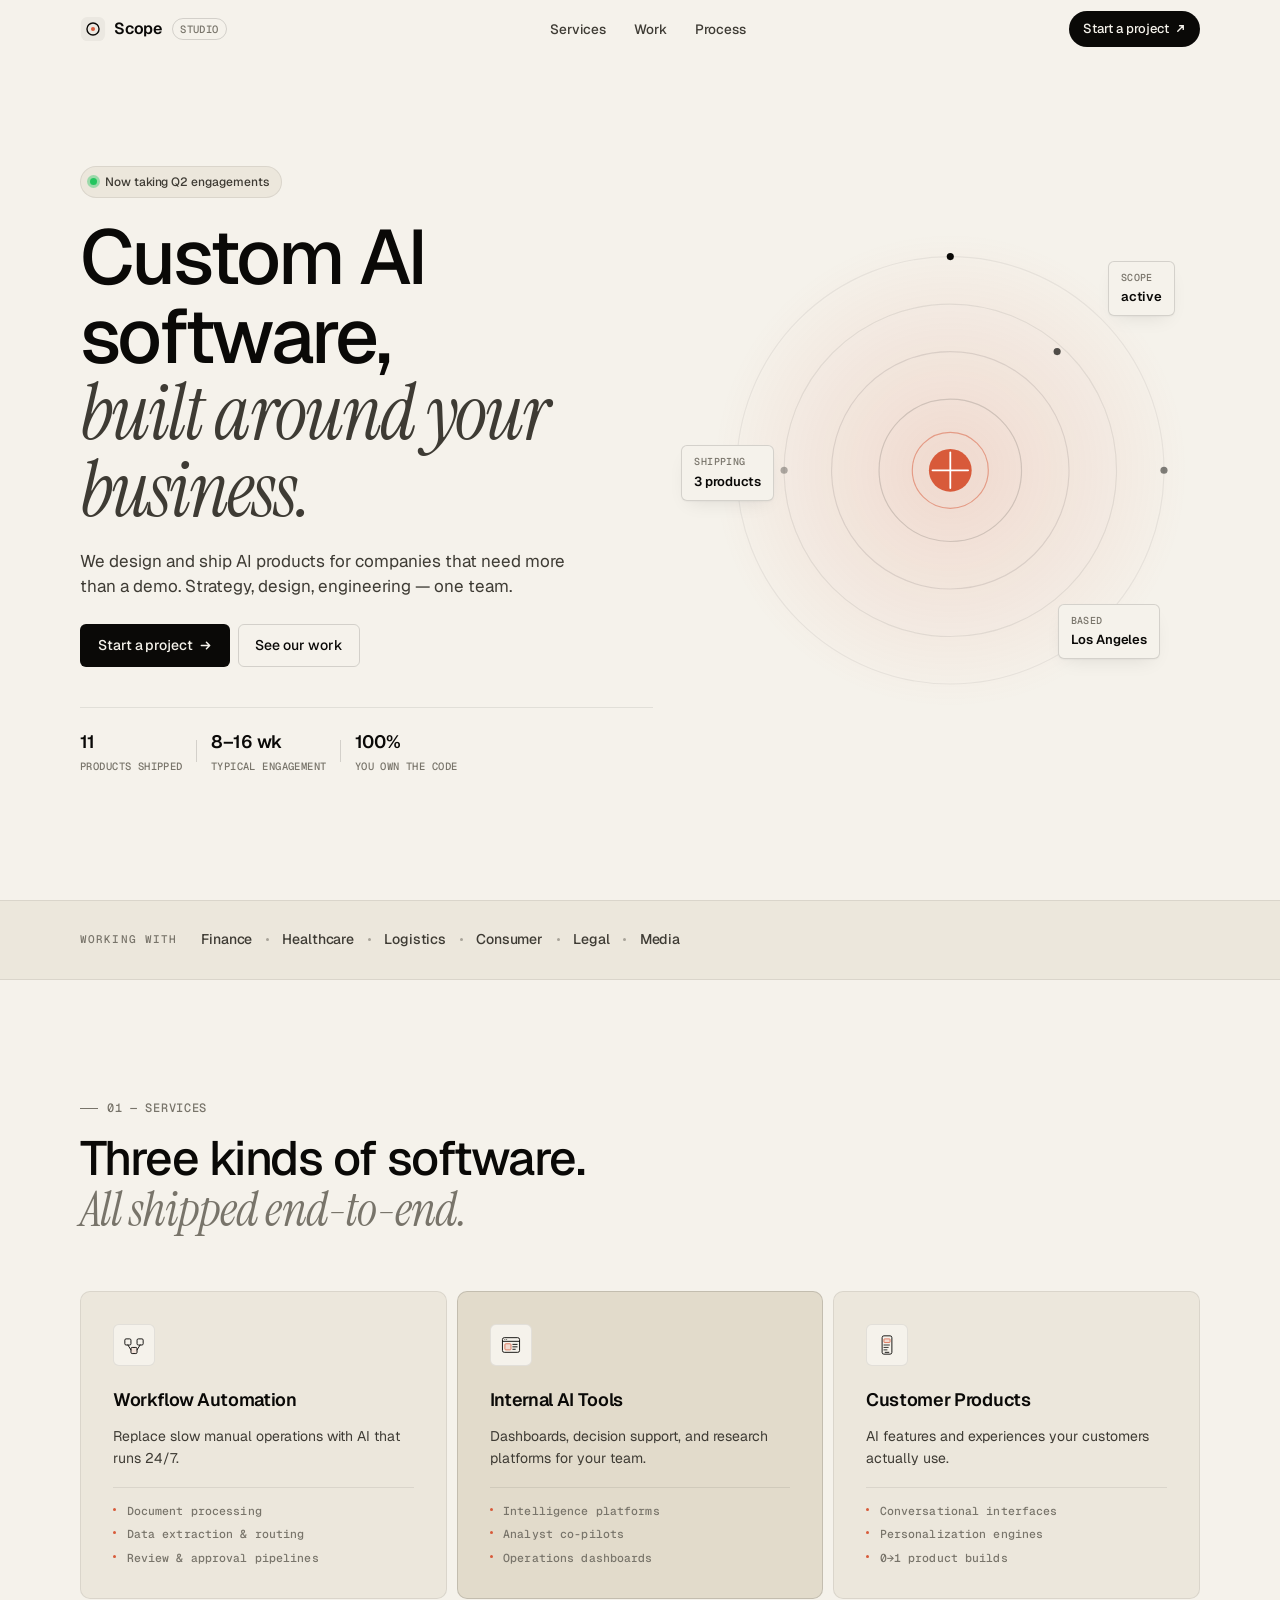
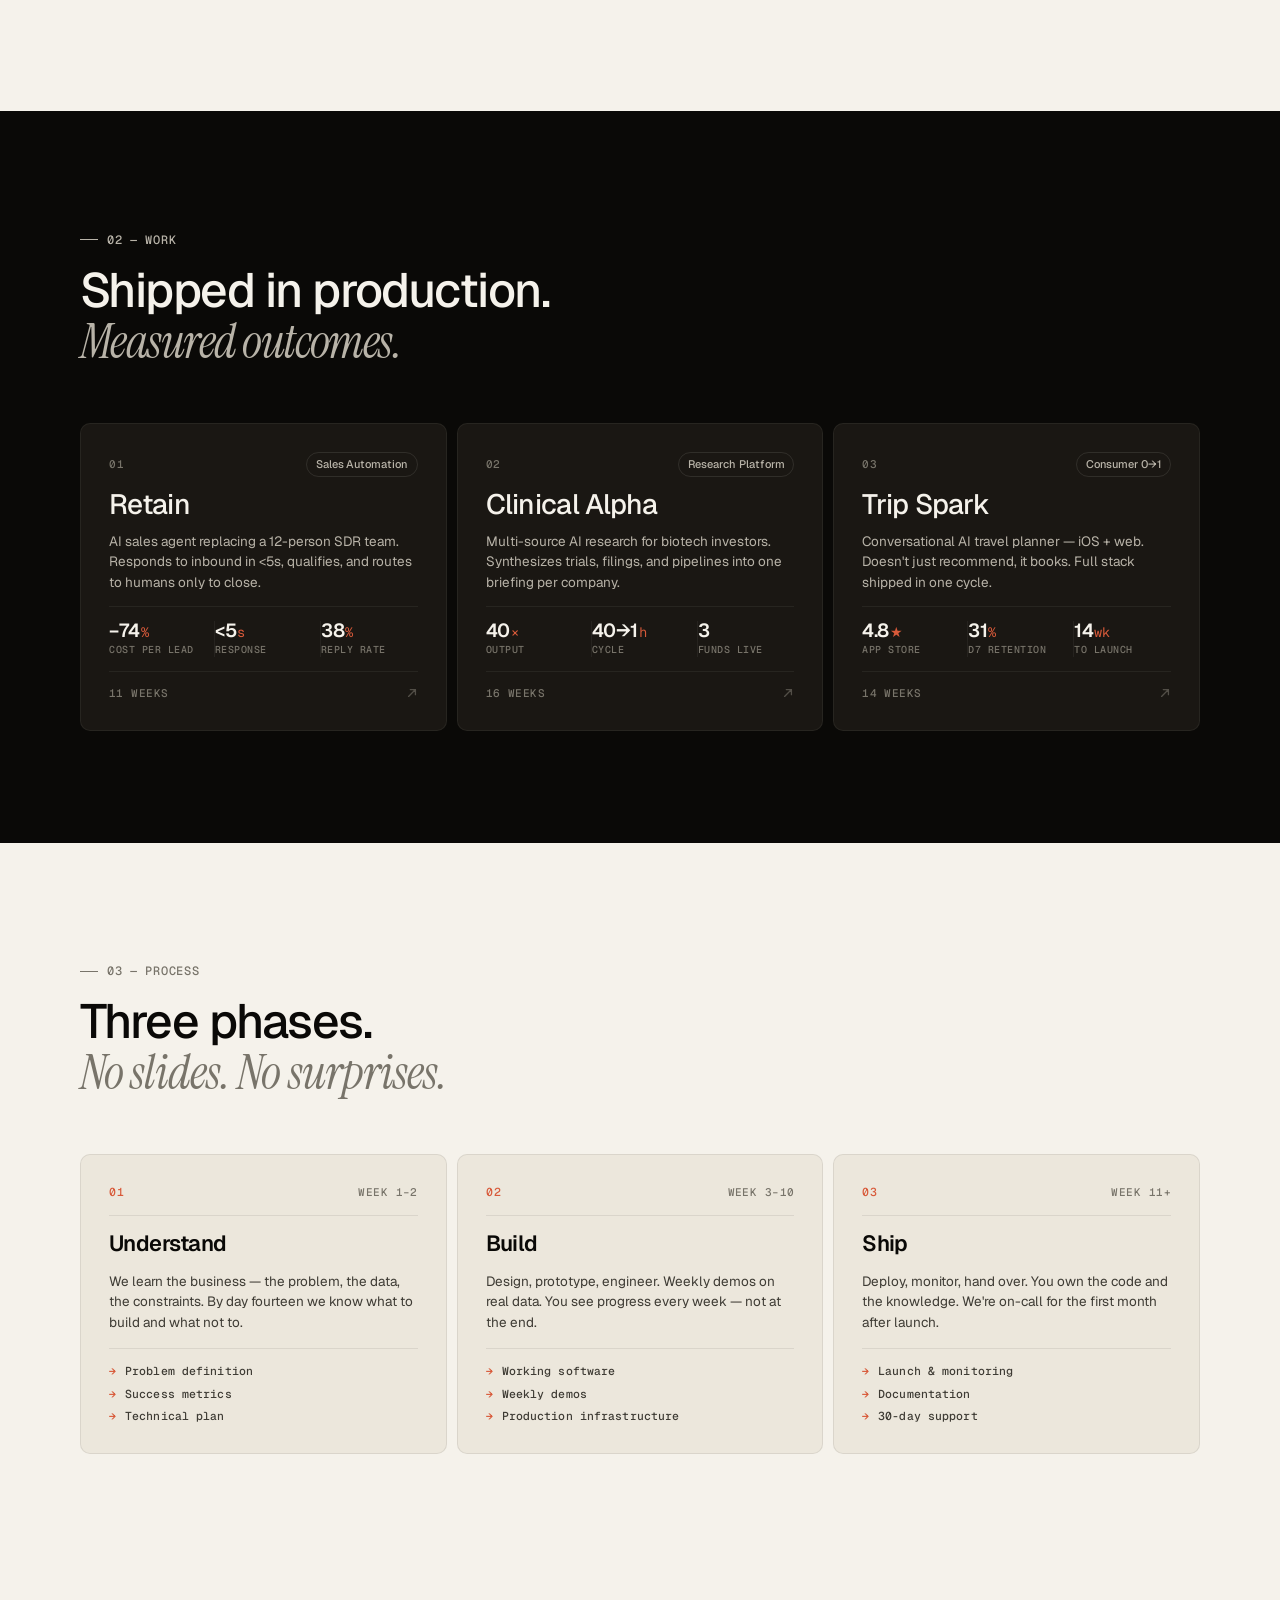
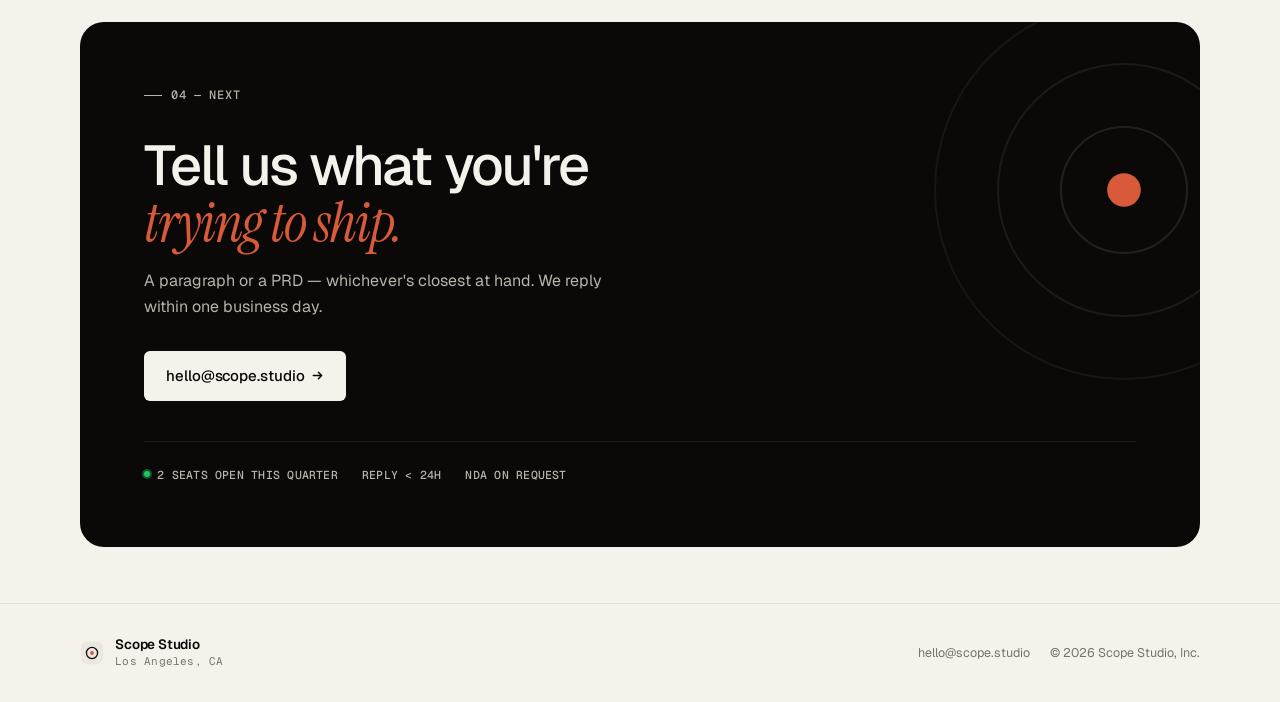
<file: index.html>
<!DOCTYPE html>
<html lang="en">
<head>
  <meta charset="UTF-8" />
  <meta name="viewport" content="width=device-width, initial-scale=1.0, viewport-fit=cover" />
  <title>Scope Studio — Custom AI Software</title>
  <meta name="description" content="Scope Studio designs and builds custom AI software for businesses — end to end." />
  <meta property="og:title" content="Scope Studio" />
  <meta property="og:description" content="Custom AI software for businesses." />
  <meta property="og:type" content="website" />
  <meta name="theme-color" content="#F5F2EB" />

  <link rel="preconnect" href="https://fonts.googleapis.com" />
  <link rel="preconnect" href="https://fonts.gstatic.com" crossorigin />
  <link href="https://fonts.googleapis.com/css2?family=Geist:wght@300;400;500;600;700&family=Geist+Mono:wght@400;500&family=Instrument+Serif:ital@0;1&display=swap" rel="stylesheet" />

  <link rel="stylesheet" href="style.css" />
  <link rel="icon" href="data:image/svg+xml,<svg xmlns='http://www.w3.org/2000/svg' viewBox='0 0 32 32'><rect x='4' y='4' width='24' height='24' rx='6' fill='%230A0907'/><path d='M12 20a4 4 0 118 0' stroke='%23D85A3A' stroke-width='2' stroke-linecap='round' fill='none'/></svg>" />
</head>
<body>

  <!-- NAV -->
  <nav class="nav" id="nav">
    <div class="wrap nav-inner">
      <a href="#top" class="logo" aria-label="Scope Studio">
        <svg class="logo-mark" viewBox="0 0 28 28" fill="none" aria-hidden="true">
          <rect x="1" y="1" width="26" height="26" rx="7" fill="currentColor" opacity="0.04" stroke="currentColor" stroke-opacity="0.14"/>
          <circle cx="14" cy="14" r="6.5" stroke="currentColor" stroke-width="1.5" fill="none"/>
          <circle cx="14" cy="14" r="2.2" fill="var(--accent)"/>
        </svg>
        <span class="logo-word">Scope</span>
        <span class="logo-badge">Studio</span>
      </a>

      <div class="nav-center">
        <a href="#services">Services</a>
        <a href="#work">Work</a>
        <a href="#process">Process</a>
      </div>

      <a href="mailto:hello@scope.studio?subject=Project%20inquiry" class="nav-cta">
        <span>Start a project</span>
        <svg viewBox="0 0 12 12" aria-hidden="true"><path d="M3 9 L9 3 M5 3 L9 3 L9 7" stroke="currentColor" stroke-width="1.5" stroke-linecap="round" fill="none"/></svg>
      </a>
    </div>
  </nav>


  <!-- HERO -->
  <header class="hero" id="top">
    <div class="wrap hero-wrap">

      <div class="hero-content">
        <div class="hero-label">
          <span class="hero-label-dot" aria-hidden="true"></span>
          <span>Now taking Q2 engagements</span>
        </div>

        <h1 class="hero-h">
          <span class="hero-h-line">Custom AI software,</span>
          <span class="hero-h-line hero-h-accent">built around your business.</span>
        </h1>

        <p class="hero-sub">
          We design and ship AI products for companies that need
          more than a demo. Strategy, design, engineering — one team.
        </p>

        <div class="hero-actions">
          <a href="mailto:hello@scope.studio?subject=Project%20inquiry" class="btn btn-primary">
            Start a project
            <svg viewBox="0 0 14 14" aria-hidden="true"><path d="M2.5 7 H11.5 M8 3.5 L11.5 7 L8 10.5" stroke="currentColor" stroke-width="1.6" stroke-linecap="round" stroke-linejoin="round" fill="none"/></svg>
          </a>
          <a href="#work" class="btn btn-secondary">See our work</a>
        </div>

        <div class="hero-trust">
          <div class="trust-item">
            <span class="trust-n">11</span>
            <span class="trust-l">Products shipped</span>
          </div>
          <span class="trust-div" aria-hidden="true"></span>
          <div class="trust-item">
            <span class="trust-n">8–16 wk</span>
            <span class="trust-l">Typical engagement</span>
          </div>
          <span class="trust-div" aria-hidden="true"></span>
          <div class="trust-item">
            <span class="trust-n">100%</span>
            <span class="trust-l">You own the code</span>
          </div>
        </div>
      </div>

      <!-- Hero visual (desktop) -->
      <div class="hero-visual" aria-hidden="true">
        <svg viewBox="0 0 420 420" fill="none" class="hero-viz-svg">
          <defs>
            <radialGradient id="hg1" cx="50%" cy="50%" r="50%">
              <stop offset="0%" stop-color="#D85A3A" stop-opacity="0.16"/>
              <stop offset="100%" stop-color="#D85A3A" stop-opacity="0"/>
            </radialGradient>
          </defs>
          <circle cx="210" cy="210" r="200" fill="url(#hg1)"/>
          <!-- concentric rings -->
          <circle cx="210" cy="210" r="180" stroke="#0A0907" stroke-opacity="0.06" stroke-width="1"/>
          <circle cx="210" cy="210" r="140" stroke="#0A0907" stroke-opacity="0.08" stroke-width="1"/>
          <circle cx="210" cy="210" r="100" stroke="#0A0907" stroke-opacity="0.10" stroke-width="1"/>
          <circle cx="210" cy="210" r="60" stroke="#0A0907" stroke-opacity="0.14" stroke-width="1"/>
          <!-- orbital dots -->
          <circle cx="210" cy="30" r="3" fill="#0A0907"/>
          <circle cx="390" cy="210" r="3" fill="#0A0907" opacity="0.5"/>
          <circle cx="70" cy="210" r="3" fill="#0A0907" opacity="0.3"/>
          <circle cx="300" cy="110" r="3" fill="#0A0907" opacity="0.7"/>
          <!-- center accent -->
          <circle cx="210" cy="210" r="18" fill="#D85A3A"/>
          <circle cx="210" cy="210" r="32" stroke="#D85A3A" stroke-width="1" stroke-opacity="0.5"/>
          <!-- cross hair -->
          <line x1="210" y1="195" x2="210" y2="225" stroke="#FFFFFF" stroke-width="1.5" stroke-linecap="round"/>
          <line x1="195" y1="210" x2="225" y2="210" stroke="#FFFFFF" stroke-width="1.5" stroke-linecap="round"/>
        </svg>

        <!-- Floating data chips -->
        <div class="viz-chip viz-chip-1">
          <span class="viz-chip-k">Scope</span>
          <span class="viz-chip-v">active</span>
        </div>
        <div class="viz-chip viz-chip-2">
          <span class="viz-chip-k">Shipping</span>
          <span class="viz-chip-v">3 products</span>
        </div>
        <div class="viz-chip viz-chip-3">
          <span class="viz-chip-k">Based</span>
          <span class="viz-chip-v">Los Angeles</span>
        </div>
      </div>

    </div>
  </header>


  <!-- LOGOS / TRUSTED BY -->
  <section class="band" aria-label="Industries served">
    <div class="wrap band-inner">
      <span class="band-label">Working with</span>
      <div class="band-list">
        <span>Finance</span>
        <span class="band-dot" aria-hidden="true"></span>
        <span>Healthcare</span>
        <span class="band-dot" aria-hidden="true"></span>
        <span>Logistics</span>
        <span class="band-dot" aria-hidden="true"></span>
        <span>Consumer</span>
        <span class="band-dot" aria-hidden="true"></span>
        <span>Legal</span>
        <span class="band-dot" aria-hidden="true"></span>
        <span>Media</span>
      </div>
    </div>
  </section>


  <!-- SERVICES -->
  <section class="section" id="services">
    <div class="wrap">
      <div class="section-head">
        <span class="eyebrow"><span class="eyebrow-dash"></span>01 — Services</span>
        <h2 class="section-h">
          Three kinds of software.<br/>
          <span class="section-h-mute">All shipped end-to-end.</span>
        </h2>
      </div>

      <div class="services">
        <article class="svc">
          <div class="svc-icon">
            <svg viewBox="0 0 36 36" fill="none" aria-hidden="true">
              <rect x="3" y="8" width="10" height="10" rx="2" stroke="currentColor" stroke-width="1.5"/>
              <rect x="23" y="8" width="10" height="10" rx="2" stroke="currentColor" stroke-width="1.5"/>
              <rect x="13" y="22" width="10" height="10" rx="2" stroke="currentColor" stroke-width="1.5" fill="var(--accent)" fill-opacity="0.1"/>
              <path d="M8 18 L13 26 M28 18 L23 26" stroke="currentColor" stroke-width="1.5" stroke-linecap="round"/>
            </svg>
          </div>
          <h3 class="svc-title">Workflow Automation</h3>
          <p class="svc-desc">Replace slow manual operations with AI that runs 24/7.</p>
          <ul class="svc-list">
            <li>Document processing</li>
            <li>Data extraction &amp; routing</li>
            <li>Review &amp; approval pipelines</li>
          </ul>
        </article>

        <article class="svc svc-feature">
          <div class="svc-icon">
            <svg viewBox="0 0 36 36" fill="none" aria-hidden="true">
              <rect x="4" y="6" width="28" height="24" rx="3" stroke="currentColor" stroke-width="1.5"/>
              <line x1="4" y1="12" x2="32" y2="12" stroke="currentColor" stroke-width="1.5"/>
              <circle cx="8" cy="9" r="0.8" fill="currentColor"/>
              <circle cx="11" cy="9" r="0.8" fill="currentColor"/>
              <rect x="8" y="16" width="10" height="10" rx="1.5" fill="var(--accent)" fill-opacity="0.15" stroke="var(--accent)" stroke-width="1.2"/>
              <line x1="21" y1="17" x2="28" y2="17" stroke="currentColor" stroke-width="1.5" stroke-linecap="round"/>
              <line x1="21" y1="21" x2="28" y2="21" stroke="currentColor" stroke-width="1.5" stroke-linecap="round"/>
              <line x1="21" y1="25" x2="25" y2="25" stroke="currentColor" stroke-width="1.5" stroke-linecap="round"/>
            </svg>
          </div>
          <h3 class="svc-title">Internal AI Tools</h3>
          <p class="svc-desc">Dashboards, decision support, and research platforms for your team.</p>
          <ul class="svc-list">
            <li>Intelligence platforms</li>
            <li>Analyst co-pilots</li>
            <li>Operations dashboards</li>
          </ul>
        </article>

        <article class="svc">
          <div class="svc-icon">
            <svg viewBox="0 0 36 36" fill="none" aria-hidden="true">
              <rect x="10" y="3" width="16" height="30" rx="3" stroke="currentColor" stroke-width="1.5"/>
              <line x1="15" y1="30" x2="21" y2="30" stroke="currentColor" stroke-width="1.5" stroke-linecap="round"/>
              <rect x="13" y="8" width="10" height="6" rx="1" fill="var(--accent)" fill-opacity="0.15" stroke="var(--accent)" stroke-width="1.2"/>
              <line x1="13" y1="18" x2="22" y2="18" stroke="currentColor" stroke-width="1.3" stroke-linecap="round"/>
              <line x1="13" y1="22" x2="20" y2="22" stroke="currentColor" stroke-width="1.3" stroke-linecap="round"/>
              <line x1="13" y1="26" x2="18" y2="26" stroke="currentColor" stroke-width="1.3" stroke-linecap="round"/>
            </svg>
          </div>
          <h3 class="svc-title">Customer Products</h3>
          <p class="svc-desc">AI features and experiences your customers actually use.</p>
          <ul class="svc-list">
            <li>Conversational interfaces</li>
            <li>Personalization engines</li>
            <li>0→1 product builds</li>
          </ul>
        </article>
      </div>
    </div>
  </section>


  <!-- WORK -->
  <section class="section section-dark" id="work">
    <div class="wrap">
      <div class="section-head">
        <span class="eyebrow eyebrow-light"><span class="eyebrow-dash"></span>02 — Work</span>
        <h2 class="section-h section-h-light">
          Shipped in production.<br/>
          <span class="section-h-mute-light">Measured outcomes.</span>
        </h2>
      </div>

      <div class="cases">

        <article class="case">
          <div class="case-head">
            <span class="case-num">01</span>
            <span class="case-tag">Sales Automation</span>
          </div>
          <h3 class="case-name">Retain</h3>
          <p class="case-desc">AI sales agent replacing a 12-person SDR team. Responds to inbound in &lt;5s, qualifies, and routes to humans only to close.</p>
          <div class="case-metrics">
            <div class="metric">
              <span class="metric-n">−74<span class="metric-u">%</span></span>
              <span class="metric-l">Cost per lead</span>
            </div>
            <div class="metric">
              <span class="metric-n">&lt;5<span class="metric-u">s</span></span>
              <span class="metric-l">Response</span>
            </div>
            <div class="metric">
              <span class="metric-n">38<span class="metric-u">%</span></span>
              <span class="metric-l">Reply rate</span>
            </div>
          </div>
          <div class="case-bar" aria-hidden="true">
            <span class="case-dur">11 weeks</span>
            <svg viewBox="0 0 14 14" aria-hidden="true"><path d="M3 11 L11 3 M5 3 L11 3 L11 9" stroke="currentColor" stroke-width="1.5" stroke-linecap="round" fill="none"/></svg>
          </div>
        </article>

        <article class="case">
          <div class="case-head">
            <span class="case-num">02</span>
            <span class="case-tag">Research Platform</span>
          </div>
          <h3 class="case-name">Clinical Alpha</h3>
          <p class="case-desc">Multi-source AI research for biotech investors. Synthesizes trials, filings, and pipelines into one briefing per company.</p>
          <div class="case-metrics">
            <div class="metric">
              <span class="metric-n">40<span class="metric-u">×</span></span>
              <span class="metric-l">Output</span>
            </div>
            <div class="metric">
              <span class="metric-n">40→1<span class="metric-u">h</span></span>
              <span class="metric-l">Cycle</span>
            </div>
            <div class="metric">
              <span class="metric-n">3</span>
              <span class="metric-l">Funds live</span>
            </div>
          </div>
          <div class="case-bar" aria-hidden="true">
            <span class="case-dur">16 weeks</span>
            <svg viewBox="0 0 14 14" aria-hidden="true"><path d="M3 11 L11 3 M5 3 L11 3 L11 9" stroke="currentColor" stroke-width="1.5" stroke-linecap="round" fill="none"/></svg>
          </div>
        </article>

        <article class="case">
          <div class="case-head">
            <span class="case-num">03</span>
            <span class="case-tag">Consumer 0→1</span>
          </div>
          <h3 class="case-name">Trip Spark</h3>
          <p class="case-desc">Conversational AI travel planner — iOS + web. Doesn't just recommend, it books. Full stack shipped in one cycle.</p>
          <div class="case-metrics">
            <div class="metric">
              <span class="metric-n">4.8<span class="metric-u">★</span></span>
              <span class="metric-l">App Store</span>
            </div>
            <div class="metric">
              <span class="metric-n">31<span class="metric-u">%</span></span>
              <span class="metric-l">D7 retention</span>
            </div>
            <div class="metric">
              <span class="metric-n">14<span class="metric-u">wk</span></span>
              <span class="metric-l">To launch</span>
            </div>
          </div>
          <div class="case-bar" aria-hidden="true">
            <span class="case-dur">14 weeks</span>
            <svg viewBox="0 0 14 14" aria-hidden="true"><path d="M3 11 L11 3 M5 3 L11 3 L11 9" stroke="currentColor" stroke-width="1.5" stroke-linecap="round" fill="none"/></svg>
          </div>
        </article>

      </div>
    </div>
  </section>


  <!-- PROCESS -->
  <section class="section" id="process">
    <div class="wrap">
      <div class="section-head">
        <span class="eyebrow"><span class="eyebrow-dash"></span>03 — Process</span>
        <h2 class="section-h">
          Three phases.<br/>
          <span class="section-h-mute">No slides. No surprises.</span>
        </h2>
      </div>

      <ol class="phases">
        <li class="phase">
          <div class="phase-head">
            <span class="phase-n">01</span>
            <span class="phase-w">Week 1–2</span>
          </div>
          <h3 class="phase-title">Understand</h3>
          <p class="phase-desc">We learn the business — the problem, the data, the constraints. By day fourteen we know what to build and what not to.</p>
          <ul class="phase-deliverables">
            <li>Problem definition</li>
            <li>Success metrics</li>
            <li>Technical plan</li>
          </ul>
        </li>
        <li class="phase">
          <div class="phase-head">
            <span class="phase-n">02</span>
            <span class="phase-w">Week 3–10</span>
          </div>
          <h3 class="phase-title">Build</h3>
          <p class="phase-desc">Design, prototype, engineer. Weekly demos on real data. You see progress every week — not at the end.</p>
          <ul class="phase-deliverables">
            <li>Working software</li>
            <li>Weekly demos</li>
            <li>Production infrastructure</li>
          </ul>
        </li>
        <li class="phase">
          <div class="phase-head">
            <span class="phase-n">03</span>
            <span class="phase-w">Week 11+</span>
          </div>
          <h3 class="phase-title">Ship</h3>
          <p class="phase-desc">Deploy, monitor, hand over. You own the code and the knowledge. We're on-call for the first month after launch.</p>
          <ul class="phase-deliverables">
            <li>Launch &amp; monitoring</li>
            <li>Documentation</li>
            <li>30-day support</li>
          </ul>
        </li>
      </ol>
    </div>
  </section>


  <!-- CONTACT -->
  <section class="contact" id="contact">
    <div class="wrap">
      <div class="contact-card">
        <div class="contact-pattern" aria-hidden="true">
          <svg viewBox="0 0 200 200" fill="none">
            <circle cx="100" cy="100" r="90" stroke="currentColor" stroke-opacity="0.08" stroke-width="1"/>
            <circle cx="100" cy="100" r="60" stroke="currentColor" stroke-opacity="0.10" stroke-width="1"/>
            <circle cx="100" cy="100" r="30" stroke="currentColor" stroke-opacity="0.14" stroke-width="1"/>
            <circle cx="100" cy="100" r="8" fill="var(--accent)"/>
          </svg>
        </div>

        <span class="eyebrow eyebrow-light"><span class="eyebrow-dash"></span>04 — Next</span>
        <h2 class="contact-h">
          Tell us what you're<br/>
          <em>trying to ship.</em>
        </h2>
        <p class="contact-sub">
          A paragraph or a PRD — whichever's closest at hand.
          We reply within one business day.
        </p>

        <div class="contact-cta">
          <a href="mailto:hello@scope.studio?subject=Project%20inquiry" class="btn btn-light">
            hello@scope.studio
            <svg viewBox="0 0 14 14" aria-hidden="true"><path d="M2.5 7 H11.5 M8 3.5 L11.5 7 L8 10.5" stroke="currentColor" stroke-width="1.6" stroke-linecap="round" stroke-linejoin="round" fill="none"/></svg>
          </a>
        </div>

        <ul class="contact-chips">
          <li><span class="chip-dot" aria-hidden="true"></span>2 seats open this quarter</li>
          <li>Reply &lt; 24h</li>
          <li>NDA on request</li>
        </ul>
      </div>
    </div>
  </section>


  <!-- FOOTER -->
  <footer class="footer">
    <div class="wrap footer-inner">
      <div class="footer-brand">
        <svg class="footer-mark" viewBox="0 0 28 28" fill="none" aria-hidden="true">
          <rect x="1" y="1" width="26" height="26" rx="7" fill="currentColor" opacity="0.04" stroke="currentColor" stroke-opacity="0.14"/>
          <circle cx="14" cy="14" r="6.5" stroke="currentColor" stroke-width="1.5" fill="none"/>
          <circle cx="14" cy="14" r="2.2" fill="var(--accent)"/>
        </svg>
        <div class="footer-brand-text">
          <span class="footer-brand-name">Scope Studio</span>
          <span class="footer-brand-city">Los Angeles, CA</span>
        </div>
      </div>
      <div class="footer-meta">
        <a href="mailto:hello@scope.studio">hello@scope.studio</a>
        <span>© <span id="year">2026</span> Scope Studio, Inc.</span>
      </div>
    </div>
  </footer>

  <script src="main.js"></script>
</body>
</html>
</file>
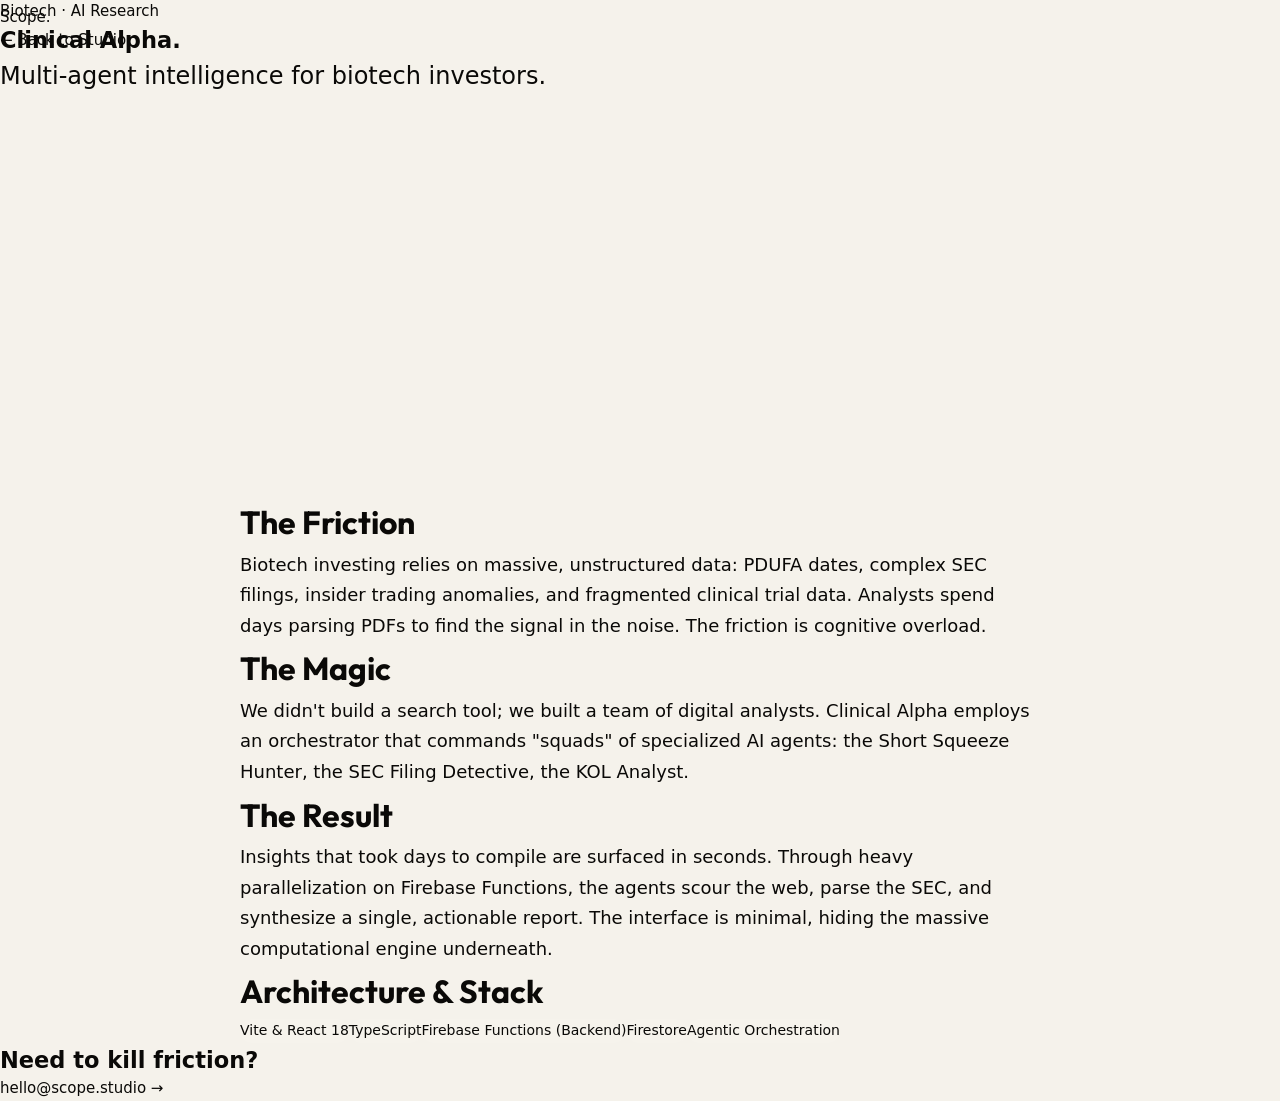
<file: case-study-clinical-alpha.html>
<!DOCTYPE html>
<html lang="en">
<head>
  <meta charset="UTF-8" />
  <meta name="viewport" content="width=device-width, initial-scale=1.0" />
  <title>Clinical Alpha Case Study — Scope Studio</title>
  <link href="https://fonts.googleapis.com/css2?family=Inter:wght@400;500;600;700&family=Outfit:wght@400;500;600;700&display=swap" rel="stylesheet" />
  <link rel="stylesheet" href="style.css" />
  <style>
    .case-hero { padding: var(--sp-32) 0 var(--sp-16); text-align: left; }
    .case-visual { width: 100%; height: 400px; border-radius: var(--radius-xl); margin-bottom: var(--sp-16); }
    .case-content { max-width: 800px; margin: 0 auto; color: var(--text-muted); font-size: 1.125rem; line-height: 1.7; }
    .case-content h2 { color: var(--text-primary); font-family: 'Outfit', sans-serif; font-size: 2rem; margin: var(--sp-12) 0 var(--sp-4); }
    .case-content p { margin-bottom: var(--sp-6); }
    .tech-stack { display: flex; gap: var(--sp-4); flex-wrap: wrap; margin-top: var(--sp-8); }
    .tech-tag { padding: var(--sp-2) var(--sp-4); background: rgba(255,255,255,0.05); border-radius: 100px; font-size: 0.875rem; color: var(--text-primary); }
  </style>
</head>
<body>

  <!-- NAV -->
  <nav class="nav">
    <div class="container">
      <a href="index.html" class="nav-logo">Scope<span>.</span></a>
      <div class="nav-links">
        <a href="index.html" class="btn-ghost">← Back to Studio</a>
      </div>
    </div>
  </nav>

  <main class="container" style="padding-bottom: var(--sp-32);">
    <section class="case-hero reveal">
      <span class="section-label">Biotech · AI Research</span>
      <h1 class="cta-heading" style="margin-top: var(--sp-4); margin-bottom: var(--sp-6);">Clinical Alpha.</h1>
      <p style="font-size: 1.5rem; color: var(--text-muted); max-width: 600px;">Multi-agent intelligence for biotech investors.</p>
    </section>

    <div class="case-visual gradient-bg gradient-2 reveal"></div>

    <article class="case-content reveal">
      <h2>The Friction</h2>
      <p>Biotech investing relies on massive, unstructured data: PDUFA dates, complex SEC filings, insider trading anomalies, and fragmented clinical trial data. Analysts spend days parsing PDFs to find the signal in the noise. The friction is cognitive overload.</p>

      <h2>The Magic</h2>
      <p>We didn't build a search tool; we built a team of digital analysts. Clinical Alpha employs an orchestrator that commands "squads" of specialized AI agents: the Short Squeeze Hunter, the SEC Filing Detective, the KOL Analyst.</p>

      <h2>The Result</h2>
      <p>Insights that took days to compile are surfaced in seconds. Through heavy parallelization on Firebase Functions, the agents scour the web, parse the SEC, and synthesize a single, actionable report. The interface is minimal, hiding the massive computational engine underneath.</p>
      
      <h2>Architecture & Stack</h2>
      <div class="tech-stack">
        <span class="tech-tag">Vite & React 18</span>
        <span class="tech-tag">TypeScript</span>
        <span class="tech-tag">Firebase Functions (Backend)</span>
        <span class="tech-tag">Firestore</span>
        <span class="tech-tag">Agentic Orchestration</span>
      </div>
    </article>
  </main>

  <!-- CTA -->
  <section class="cta-section">
    <div class="container">
      <div class="cta-content">
        <h2 class="cta-heading">Need to kill friction?</h2>
        <a href="mailto:hello@scope.studio" class="cta-email">hello@scope.studio <span class="arrow">→</span></a>
      </div>
    </div>
  </section>

</body>
</html>
</file>
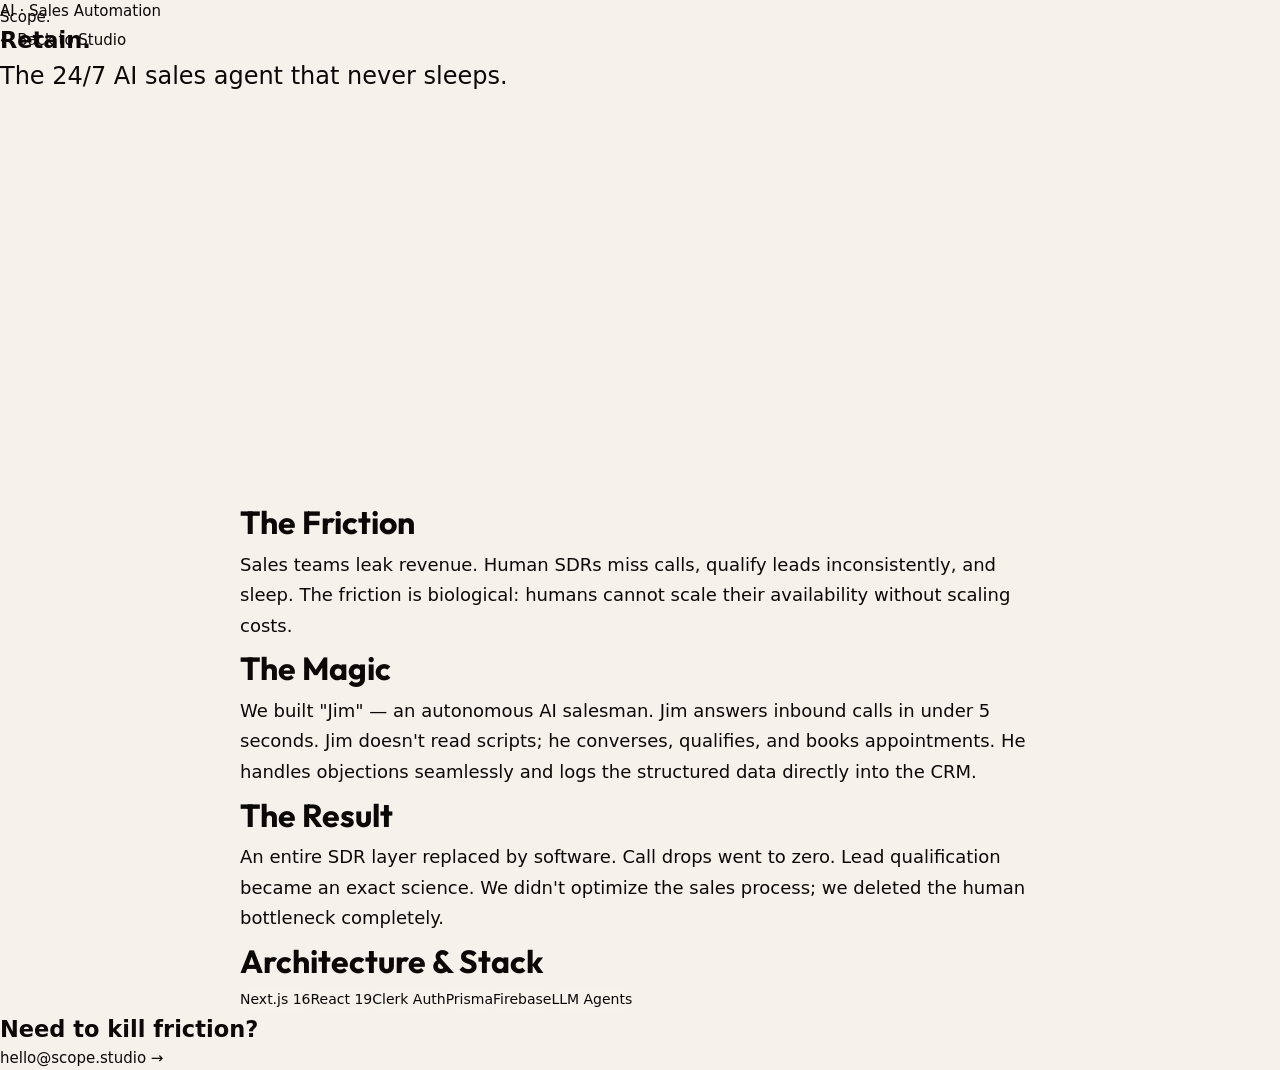
<file: case-study-retain.html>
<!DOCTYPE html>
<html lang="en">
<head>
  <meta charset="UTF-8" />
  <meta name="viewport" content="width=device-width, initial-scale=1.0" />
  <title>Retain Case Study — Scope Studio</title>
  <link href="https://fonts.googleapis.com/css2?family=Inter:wght@400;500;600;700&family=Outfit:wght@400;500;600;700&display=swap" rel="stylesheet" />
  <link rel="stylesheet" href="style.css" />
  <style>
    .case-hero { padding: var(--sp-32) 0 var(--sp-16); text-align: left; }
    .case-visual { width: 100%; height: 400px; border-radius: var(--radius-xl); margin-bottom: var(--sp-16); }
    .case-content { max-width: 800px; margin: 0 auto; color: var(--text-muted); font-size: 1.125rem; line-height: 1.7; }
    .case-content h2 { color: var(--text-primary); font-family: 'Outfit', sans-serif; font-size: 2rem; margin: var(--sp-12) 0 var(--sp-4); }
    .case-content p { margin-bottom: var(--sp-6); }
    .tech-stack { display: flex; gap: var(--sp-4); flex-wrap: wrap; margin-top: var(--sp-8); }
    .tech-tag { padding: var(--sp-2) var(--sp-4); background: rgba(255,255,255,0.05); border-radius: 100px; font-size: 0.875rem; color: var(--text-primary); }
  </style>
</head>
<body>

  <!-- NAV -->
  <nav class="nav">
    <div class="container">
      <a href="index.html" class="nav-logo">Scope<span>.</span></a>
      <div class="nav-links">
        <a href="index.html" class="btn-ghost">← Back to Studio</a>
      </div>
    </div>
  </nav>

  <main class="container" style="padding-bottom: var(--sp-32);">
    <section class="case-hero reveal">
      <span class="section-label">AI · Sales Automation</span>
      <h1 class="cta-heading" style="margin-top: var(--sp-4); margin-bottom: var(--sp-6);">Retain.</h1>
      <p style="font-size: 1.5rem; color: var(--text-muted); max-width: 600px;">The 24/7 AI sales agent that never sleeps.</p>
    </section>

    <div class="case-visual gradient-bg gradient-1 reveal"></div>

    <article class="case-content reveal">
      <h2>The Friction</h2>
      <p>Sales teams leak revenue. Human SDRs miss calls, qualify leads inconsistently, and sleep. The friction is biological: humans cannot scale their availability without scaling costs.</p>

      <h2>The Magic</h2>
      <p>We built "Jim" — an autonomous AI salesman. Jim answers inbound calls in under 5 seconds. Jim doesn't read scripts; he converses, qualifies, and books appointments. He handles objections seamlessly and logs the structured data directly into the CRM.</p>

      <h2>The Result</h2>
      <p>An entire SDR layer replaced by software. Call drops went to zero. Lead qualification became an exact science. We didn't optimize the sales process; we deleted the human bottleneck completely.</p>
      
      <h2>Architecture & Stack</h2>
      <div class="tech-stack">
        <span class="tech-tag">Next.js 16</span>
        <span class="tech-tag">React 19</span>
        <span class="tech-tag">Clerk Auth</span>
        <span class="tech-tag">Prisma</span>
        <span class="tech-tag">Firebase</span>
        <span class="tech-tag">LLM Agents</span>
      </div>
    </article>
  </main>

  <!-- CTA -->
  <section class="cta-section">
    <div class="container">
      <div class="cta-content">
        <h2 class="cta-heading">Need to kill friction?</h2>
        <a href="mailto:hello@scope.studio" class="cta-email">hello@scope.studio <span class="arrow">→</span></a>
      </div>
    </div>
  </section>

</body>
</html>
</file>
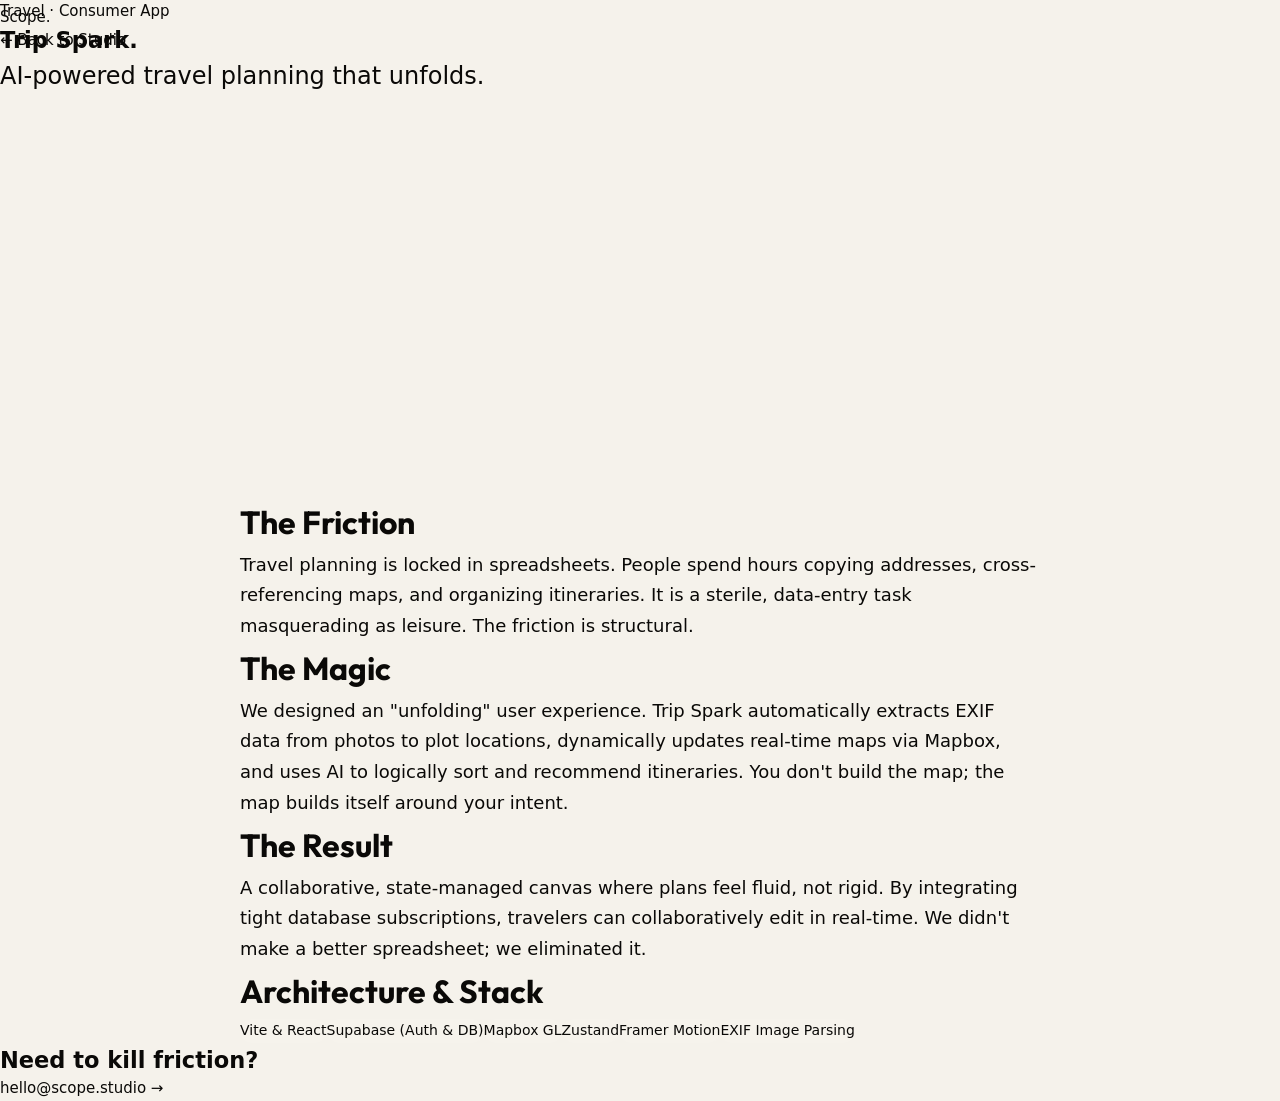
<file: case-study-trip-spark.html>
<!DOCTYPE html>
<html lang="en">
<head>
  <meta charset="UTF-8" />
  <meta name="viewport" content="width=device-width, initial-scale=1.0" />
  <title>Trip Spark Case Study — Scope Studio</title>
  <link href="https://fonts.googleapis.com/css2?family=Inter:wght@400;500;600;700&family=Outfit:wght@400;500;600;700&display=swap" rel="stylesheet" />
  <link rel="stylesheet" href="style.css" />
  <style>
    .case-hero { padding: var(--sp-32) 0 var(--sp-16); text-align: left; }
    .case-visual { width: 100%; height: 400px; border-radius: var(--radius-xl); margin-bottom: var(--sp-16); }
    .case-content { max-width: 800px; margin: 0 auto; color: var(--text-muted); font-size: 1.125rem; line-height: 1.7; }
    .case-content h2 { color: var(--text-primary); font-family: 'Outfit', sans-serif; font-size: 2rem; margin: var(--sp-12) 0 var(--sp-4); }
    .case-content p { margin-bottom: var(--sp-6); }
    .tech-stack { display: flex; gap: var(--sp-4); flex-wrap: wrap; margin-top: var(--sp-8); }
    .tech-tag { padding: var(--sp-2) var(--sp-4); background: rgba(255,255,255,0.05); border-radius: 100px; font-size: 0.875rem; color: var(--text-primary); }
  </style>
</head>
<body>

  <!-- NAV -->
  <nav class="nav">
    <div class="container">
      <a href="index.html" class="nav-logo">Scope<span>.</span></a>
      <div class="nav-links">
        <a href="index.html" class="btn-ghost">← Back to Studio</a>
      </div>
    </div>
  </nav>

  <main class="container" style="padding-bottom: var(--sp-32);">
    <section class="case-hero reveal">
      <span class="section-label">Travel · Consumer App</span>
      <h1 class="cta-heading" style="margin-top: var(--sp-4); margin-bottom: var(--sp-6);">Trip Spark.</h1>
      <p style="font-size: 1.5rem; color: var(--text-muted); max-width: 600px;">AI-powered travel planning that unfolds.</p>
    </section>

    <div class="case-visual gradient-bg gradient-3 reveal"></div>

    <article class="case-content reveal">
      <h2>The Friction</h2>
      <p>Travel planning is locked in spreadsheets. People spend hours copying addresses, cross-referencing maps, and organizing itineraries. It is a sterile, data-entry task masquerading as leisure. The friction is structural.</p>

      <h2>The Magic</h2>
      <p>We designed an "unfolding" user experience. Trip Spark automatically extracts EXIF data from photos to plot locations, dynamically updates real-time maps via Mapbox, and uses AI to logically sort and recommend itineraries. You don't build the map; the map builds itself around your intent.</p>

      <h2>The Result</h2>
      <p>A collaborative, state-managed canvas where plans feel fluid, not rigid. By integrating tight database subscriptions, travelers can collaboratively edit in real-time. We didn't make a better spreadsheet; we eliminated it.</p>
      
      <h2>Architecture & Stack</h2>
      <div class="tech-stack">
        <span class="tech-tag">Vite & React</span>
        <span class="tech-tag">Supabase (Auth & DB)</span>
        <span class="tech-tag">Mapbox GL</span>
        <span class="tech-tag">Zustand</span>
        <span class="tech-tag">Framer Motion</span>
        <span class="tech-tag">EXIF Image Parsing</span>
      </div>
    </article>
  </main>

  <!-- CTA -->
  <section class="cta-section">
    <div class="container">
      <div class="cta-content">
        <h2 class="cta-heading">Need to kill friction?</h2>
        <a href="mailto:hello@scope.studio" class="cta-email">hello@scope.studio <span class="arrow">→</span></a>
      </div>
    </div>
  </section>

</body>
</html>
</file>
<file: style.css>
/* ============================================================
   SCOPE STUDIO — Brand system v2
   Modern premium · Light mode · Mobile-first
   Geist (display+body) · Geist Mono (data) · Instrument Serif (accent)
   ============================================================ */

:root {
  /* Core palette */
  --bg:          #F5F2EB;   /* warm ivory */
  --bg-2:        #ECE7DC;   /* elevated */
  --bg-3:        #E2DBCB;   /* card */
  --ink:         #0A0907;   /* near-black */
  --ink-2:       #3E3B34;   /* secondary */
  --ink-3:       #78746A;   /* muted */
  --ink-4:       #A8A399;   /* soft */
  --line:        rgba(10, 9, 7, 0.08);
  --line-2:      rgba(10, 9, 7, 0.14);
  --line-strong: rgba(10, 9, 7, 0.22);

  /* Dark surface */
  --dark:        #0A0907;
  --dark-2:      #1A1713;
  --dark-3:      #2A2520;
  --on-dark:     #F5F2EB;
  --on-dark-2:   #B8B3A8;
  --on-dark-3:   #78746A;

  /* Accent */
  --accent:      #D85A3A;
  --accent-soft: rgba(216, 90, 58, 0.12);

  /* Layout */
  --wrap:        1200px;
  --gap:         clamp(1.1rem, 4.5vw, 2.5rem);

  /* Type */
  --font-sans:   'Geist', -apple-system, BlinkMacSystemFont, system-ui, sans-serif;
  --font-mono:   'Geist Mono', ui-monospace, SFMono-Regular, monospace;
  --font-serif:  'Instrument Serif', Georgia, serif;

  /* Motion */
  --ease:        cubic-bezier(0.22, 1, 0.36, 1);
  --ease-out:    cubic-bezier(0.16, 1, 0.3, 1);
  --fast:        150ms;
  --mid:         320ms;
  --slow:        580ms;

  /* Radii */
  --r-sm: 6px;
  --r-md: 10px;
  --r-lg: 16px;
  --r-xl: 24px;
}

/* ─── RESET ─── */
*, *::before, *::after { margin: 0; padding: 0; box-sizing: border-box; }

html {
  scroll-behavior: smooth;
  -webkit-font-smoothing: antialiased;
  -moz-osx-font-smoothing: grayscale;
  text-rendering: optimizeLegibility;
}

body {
  font-family: var(--font-sans);
  font-size: 15px;
  line-height: 1.55;
  color: var(--ink);
  background: var(--bg);
  overflow-x: hidden;
  -webkit-tap-highlight-color: transparent;
}

a { color: inherit; text-decoration: none; }
ul, ol { list-style: none; }
button { font-family: inherit; cursor: pointer; border: none; background: none; color: inherit; }
img, svg { display: block; max-width: 100%; }
::selection { background: var(--ink); color: var(--bg); }

/* ─── LAYOUT ─── */
.wrap {
  width: 100%;
  max-width: var(--wrap);
  margin: 0 auto;
  padding: 0 var(--gap);
  position: relative;
}

.section {
  padding: clamp(3.5rem, 9vw, 7rem) 0;
  position: relative;
}


/* ============================================================
   NAV
   ============================================================ */
.nav {
  position: fixed;
  inset: 0 0 auto 0;
  height: 58px;
  z-index: 100;
  display: flex;
  align-items: center;
  pointer-events: none;
}

.nav::before {
  content: '';
  position: absolute;
  inset: 0;
  background: rgba(245, 242, 235, 0.78);
  -webkit-backdrop-filter: saturate(140%) blur(14px);
  backdrop-filter: saturate(140%) blur(14px);
  opacity: 0;
  transition: opacity var(--mid) var(--ease);
  border-bottom: 1px solid transparent;
  pointer-events: auto;
}
.nav.scrolled::before {
  opacity: 1;
  border-bottom-color: var(--line);
}

.nav-inner {
  display: flex;
  align-items: center;
  justify-content: space-between;
  gap: 1rem;
  pointer-events: auto;
  width: 100%;
}

.logo {
  display: flex;
  align-items: center;
  gap: 0.5rem;
  color: var(--ink);
  font-family: var(--font-sans);
}
.logo-mark {
  width: 26px;
  height: 26px;
  flex-shrink: 0;
  transition: transform var(--fast) var(--ease);
}
.logo:hover .logo-mark { transform: rotate(12deg); }
.logo-word {
  font-size: 16px;
  font-weight: 600;
  letter-spacing: -0.015em;
  color: var(--ink);
}
.logo-badge {
  display: none;
  font-family: var(--font-mono);
  font-size: 10.5px;
  font-weight: 500;
  padding: 2px 7px;
  border: 1px solid var(--line-2);
  border-radius: 999px;
  color: var(--ink-3);
  letter-spacing: 0.04em;
  text-transform: uppercase;
  margin-left: 0.15rem;
}
@media (min-width: 460px) { .logo-badge { display: inline-block; } }

.nav-center {
  display: none;
  align-items: center;
  gap: 1.75rem;
}
.nav-center a {
  font-size: 13.5px;
  font-weight: 500;
  color: var(--ink-2);
  transition: color var(--fast) var(--ease);
  position: relative;
}
.nav-center a::after {
  content: '';
  position: absolute;
  left: 0; bottom: -4px;
  width: 0;
  height: 1px;
  background: var(--ink);
  transition: width var(--fast) var(--ease);
}
.nav-center a:hover { color: var(--ink); }
.nav-center a:hover::after { width: 100%; }

@media (min-width: 860px) { .nav-center { display: flex; } }

.nav-cta {
  display: inline-flex;
  align-items: center;
  gap: 0.35rem;
  font-size: 13px;
  font-weight: 500;
  padding: 8px 14px;
  border-radius: 999px;
  background: var(--ink);
  color: var(--bg);
  transition: background var(--fast) var(--ease), transform var(--fast) var(--ease);
}
.nav-cta svg { width: 11px; height: 11px; }
.nav-cta span { display: none; }
@media (min-width: 420px) { .nav-cta span { display: inline; } }
.nav-cta:hover { background: #000; transform: translateY(-1px); }


/* ============================================================
   HERO
   ============================================================ */
.hero {
  min-height: 100dvh;
  display: flex;
  align-items: flex-start;
  padding-top: clamp(88px, 11vh, 128px);
  padding-bottom: 32px;
  position: relative;
  overflow: hidden;
}

@media (min-width: 900px) {
  .hero {
    align-items: center;
    padding-top: 72px;
  }
}

.hero-wrap {
  display: grid;
  grid-template-columns: 1fr;
  gap: clamp(1.5rem, 5vw, 4rem);
  align-items: center;
  width: 100%;
}

@media (min-width: 900px) {
  .hero-wrap {
    grid-template-columns: 1.15fr 1fr;
    gap: 3rem;
  }
}

.hero-content {
  display: flex;
  flex-direction: column;
  gap: clamp(0.85rem, 2vw, 1.25rem);
}

.hero-label {
  display: inline-flex;
  align-items: center;
  gap: 0.5rem;
  align-self: flex-start;
  padding: 6px 12px 6px 9px;
  background: var(--bg-2);
  border: 1px solid var(--line);
  border-radius: 999px;
  font-size: 12px;
  font-weight: 500;
  color: var(--ink-2);
  letter-spacing: -0.005em;
}
.hero-label-dot {
  width: 7px;
  height: 7px;
  border-radius: 50%;
  background: #22C55E;
  position: relative;
  flex-shrink: 0;
}
.hero-label-dot::after {
  content: '';
  position: absolute;
  inset: -3px;
  border-radius: 50%;
  background: #22C55E;
  opacity: 0.4;
  animation: ping 1.8s cubic-bezier(0, 0, 0.2, 1) infinite;
}
@keyframes ping {
  0% { transform: scale(0.8); opacity: 0.6; }
  100% { transform: scale(2); opacity: 0; }
}

.hero-h {
  font-family: var(--font-sans);
  font-weight: 500;
  font-size: clamp(2.1rem, 7.2vw, 4.8rem);
  line-height: 1.02;
  letter-spacing: -0.035em;
  color: var(--ink);
}
.hero-h-line { display: block; }
.hero-h-accent {
  font-family: var(--font-serif);
  font-weight: 400;
  font-style: italic;
  color: var(--ink-2);
  letter-spacing: -0.025em;
  line-height: 1.0;
}

.hero-sub {
  font-size: clamp(15px, 1.75vw, 17px);
  line-height: 1.5;
  color: var(--ink-2);
  max-width: 46ch;
}

.hero-actions {
  display: flex;
  flex-wrap: wrap;
  gap: 0.5rem;
  margin-top: 0.25rem;
}

.hero-trust {
  display: flex;
  align-items: center;
  gap: 0.85rem;
  margin-top: clamp(0.75rem, 2vw, 1.25rem);
  padding-top: clamp(0.75rem, 2vw, 1.25rem);
  border-top: 1px solid var(--line);
  flex-wrap: wrap;
}
.trust-item {
  display: flex;
  flex-direction: column;
  gap: 2px;
  min-width: 0;
}
.trust-n {
  font-family: var(--font-sans);
  font-size: clamp(15px, 1.8vw, 18px);
  font-weight: 600;
  letter-spacing: -0.015em;
  color: var(--ink);
}
.trust-l {
  font-family: var(--font-mono);
  font-size: 10.5px;
  font-weight: 500;
  letter-spacing: 0.04em;
  color: var(--ink-3);
  text-transform: uppercase;
}
.trust-div {
  width: 1px;
  height: 22px;
  background: var(--line-2);
  flex-shrink: 0;
}


/* ─── Hero visual ─── */
.hero-visual {
  position: relative;
  display: none;
  aspect-ratio: 1;
  width: 100%;
}
.hero-viz-svg {
  width: 100%;
  height: 100%;
  animation: heroRotate 60s linear infinite;
}
@keyframes heroRotate {
  from { transform: rotate(0); }
  to   { transform: rotate(360deg); }
}
@media (prefers-reduced-motion: reduce) {
  .hero-viz-svg { animation: none; }
}

.viz-chip {
  position: absolute;
  display: flex;
  flex-direction: column;
  gap: 2px;
  background: var(--bg);
  border: 1px solid var(--line-2);
  border-radius: var(--r-sm);
  padding: 8px 12px;
  box-shadow: 0 1px 2px rgba(10, 9, 7, 0.04),
              0 8px 20px -8px rgba(10, 9, 7, 0.1);
  font-size: 11px;
}
.viz-chip-k {
  font-family: var(--font-mono);
  font-size: 10px;
  font-weight: 500;
  color: var(--ink-3);
  letter-spacing: 0.04em;
  text-transform: uppercase;
}
.viz-chip-v {
  font-weight: 600;
  color: var(--ink);
  font-size: 13px;
  letter-spacing: -0.01em;
}
.viz-chip-1 { top: 8%; right: 5%; }
.viz-chip-2 { top: 45%; left: -4%; }
.viz-chip-3 { bottom: 12%; right: 8%; }

@media (min-width: 900px) {
  .hero-visual { display: block; }
}


/* ============================================================
   BUTTONS
   ============================================================ */
.btn {
  display: inline-flex;
  align-items: center;
  gap: 0.4rem;
  font-size: 14px;
  font-weight: 500;
  padding: 10px 16px;
  border-radius: var(--r-sm);
  white-space: nowrap;
  letter-spacing: -0.005em;
  transition: background var(--fast) var(--ease), color var(--fast) var(--ease),
              border-color var(--fast) var(--ease), transform var(--fast) var(--ease);
}
.btn svg { width: 13px; height: 13px; }

.btn-primary {
  background: var(--ink);
  color: var(--bg);
  padding: 11px 18px;
}
.btn-primary:hover { background: #000; transform: translateY(-1px); }

.btn-secondary {
  background: transparent;
  color: var(--ink);
  border: 1px solid var(--line-2);
  padding: 10px 16px;
}
.btn-secondary:hover { border-color: var(--ink); background: rgba(10, 9, 7, 0.04); }

.btn-light {
  background: var(--bg);
  color: var(--ink);
  padding: 13px 22px;
  font-size: 15px;
  font-weight: 500;
  border-radius: var(--r-sm);
}
.btn-light:hover { background: #fff; transform: translateY(-1px); }


/* ============================================================
   BAND (logos / industries)
   ============================================================ */
.band {
  padding: clamp(1rem, 3vw, 1.75rem) 0;
  border-top: 1px solid var(--line);
  border-bottom: 1px solid var(--line);
  background: var(--bg-2);
}
.band-inner {
  display: flex;
  align-items: center;
  gap: 1rem 1.5rem;
  flex-wrap: wrap;
}
.band-label {
  font-family: var(--font-mono);
  font-size: 11px;
  font-weight: 500;
  letter-spacing: 0.1em;
  text-transform: uppercase;
  color: var(--ink-3);
  flex-shrink: 0;
}
.band-list {
  display: flex;
  align-items: center;
  gap: 0.85rem;
  flex-wrap: wrap;
  font-family: var(--font-sans);
  font-size: 14px;
  font-weight: 500;
  color: var(--ink-2);
  letter-spacing: -0.01em;
}
.band-dot {
  width: 3px;
  height: 3px;
  border-radius: 50%;
  background: var(--ink-4);
  flex-shrink: 0;
}


/* ============================================================
   SECTION HEAD
   ============================================================ */
.section-head {
  margin-bottom: clamp(2rem, 5vw, 3.5rem);
  max-width: 720px;
}

.eyebrow {
  display: inline-flex;
  align-items: center;
  gap: 0.55rem;
  font-family: var(--font-mono);
  font-size: 12px;
  font-weight: 500;
  letter-spacing: 0.06em;
  text-transform: uppercase;
  color: var(--ink-3);
  margin-bottom: clamp(0.75rem, 2vw, 1rem);
}
.eyebrow-dash {
  width: 18px;
  height: 1px;
  background: var(--ink-3);
  display: inline-block;
}
.eyebrow-light { color: var(--on-dark-2); }
.eyebrow-light .eyebrow-dash { background: var(--on-dark-2); }

.section-h {
  font-family: var(--font-sans);
  font-weight: 500;
  font-size: clamp(1.75rem, 4.5vw, 3rem);
  line-height: 1.05;
  letter-spacing: -0.032em;
  color: var(--ink);
}
.section-h-mute {
  color: var(--ink-3);
  font-family: var(--font-serif);
  font-weight: 400;
  font-style: italic;
  letter-spacing: -0.02em;
}
.section-h-light { color: var(--on-dark); }
.section-h-mute-light {
  color: var(--on-dark-2);
  font-family: var(--font-serif);
  font-weight: 400;
  font-style: italic;
}


/* ============================================================
   SERVICES
   ============================================================ */
.services {
  display: grid;
  grid-template-columns: 1fr;
  gap: 0.6rem;
}
@media (min-width: 720px) {
  .services { grid-template-columns: repeat(3, 1fr); }
}

.svc {
  background: var(--bg-2);
  border: 1px solid var(--line);
  border-radius: var(--r-md);
  padding: clamp(1.25rem, 3.5vw, 2rem);
  display: flex;
  flex-direction: column;
  gap: 0.75rem;
  transition: background var(--fast) var(--ease), border-color var(--fast) var(--ease), transform var(--fast) var(--ease);
}
.svc:hover {
  background: var(--bg-3);
  border-color: var(--line-2);
  transform: translateY(-2px);
}
.svc-feature {
  background: var(--bg-3);
  border-color: var(--line-2);
}

.svc-icon {
  width: 42px;
  height: 42px;
  border-radius: var(--r-sm);
  background: var(--bg);
  border: 1px solid var(--line);
  display: flex;
  align-items: center;
  justify-content: center;
  margin-bottom: 0.5rem;
  color: var(--ink);
}
.svc-icon svg { width: 22px; height: 22px; }

.svc-title {
  font-family: var(--font-sans);
  font-size: 18px;
  font-weight: 600;
  letter-spacing: -0.018em;
  color: var(--ink);
}

.svc-desc {
  font-size: 14px;
  line-height: 1.55;
  color: var(--ink-2);
}

.svc-list {
  display: flex;
  flex-direction: column;
  gap: 0.35rem;
  padding-top: 0.85rem;
  border-top: 1px solid var(--line);
  margin-top: 0.35rem;
}
.svc-list li {
  font-family: var(--font-mono);
  font-size: 11.5px;
  font-weight: 500;
  color: var(--ink-3);
  letter-spacing: 0.01em;
  padding-left: 0.85rem;
  position: relative;
}
.svc-list li::before {
  content: '';
  position: absolute;
  left: 0;
  top: 0.55em;
  width: 3px;
  height: 3px;
  border-radius: 50%;
  background: var(--accent);
}


/* ============================================================
   WORK (DARK SECTION)
   ============================================================ */
.section-dark {
  background: var(--dark);
  color: var(--on-dark);
}

.cases {
  display: grid;
  grid-template-columns: 1fr;
  gap: 0.6rem;
}
@media (min-width: 820px) {
  .cases { grid-template-columns: repeat(3, 1fr); }
}

.case {
  background: var(--dark-2);
  border: 1px solid rgba(245, 242, 235, 0.06);
  border-radius: var(--r-md);
  padding: clamp(1.25rem, 3.5vw, 1.75rem);
  display: flex;
  flex-direction: column;
  gap: 0.8rem;
  transition: background var(--fast) var(--ease), transform var(--fast) var(--ease);
}
.case:hover {
  background: var(--dark-3);
  transform: translateY(-2px);
}

.case-head {
  display: flex;
  align-items: center;
  justify-content: space-between;
  gap: 0.5rem;
}
.case-num {
  font-family: var(--font-mono);
  font-size: 11px;
  font-weight: 500;
  color: var(--on-dark-3);
  letter-spacing: 0.08em;
}
.case-tag {
  font-size: 11px;
  font-weight: 500;
  color: var(--on-dark-2);
  padding: 3px 9px;
  border: 1px solid rgba(245, 242, 235, 0.1);
  border-radius: 999px;
  letter-spacing: -0.005em;
}

.case-name {
  font-family: var(--font-sans);
  font-size: clamp(22px, 3vw, 28px);
  font-weight: 500;
  letter-spacing: -0.025em;
  color: var(--on-dark);
  line-height: 1.0;
}
.case-desc {
  font-size: 13.5px;
  line-height: 1.55;
  color: var(--on-dark-2);
  flex: 1;
}

.case-metrics {
  display: flex;
  gap: 0;
  padding: 0.85rem 0;
  border-top: 1px solid rgba(245, 242, 235, 0.06);
  border-bottom: 1px solid rgba(245, 242, 235, 0.06);
}
.metric {
  flex: 1;
  display: flex;
  flex-direction: column;
  gap: 2px;
  padding-right: 0.5rem;
  border-right: 1px solid rgba(245, 242, 235, 0.06);
}
.metric:last-child { border-right: none; padding-right: 0; }
.metric-n {
  font-family: var(--font-sans);
  font-size: clamp(16px, 2vw, 19px);
  font-weight: 600;
  letter-spacing: -0.02em;
  color: var(--on-dark);
  line-height: 1;
  white-space: nowrap;
}
.metric-u {
  font-family: var(--font-mono);
  font-size: 0.72em;
  font-weight: 400;
  color: var(--accent);
  margin-left: 1px;
}
.metric-l {
  font-family: var(--font-mono);
  font-size: 10px;
  font-weight: 500;
  color: var(--on-dark-3);
  letter-spacing: 0.05em;
  text-transform: uppercase;
}

.case-bar {
  display: flex;
  align-items: center;
  justify-content: space-between;
  gap: 0.5rem;
  color: var(--on-dark-3);
}
.case-dur {
  font-family: var(--font-mono);
  font-size: 11px;
  font-weight: 500;
  letter-spacing: 0.04em;
  text-transform: uppercase;
}
.case-bar svg {
  width: 12px;
  height: 12px;
  opacity: 0.6;
  transition: opacity var(--fast) var(--ease), transform var(--fast) var(--ease);
}
.case:hover .case-bar svg { opacity: 1; transform: translate(2px, -2px); }


/* ============================================================
   PROCESS (PHASES)
   ============================================================ */
.phases {
  display: grid;
  grid-template-columns: 1fr;
  gap: 0.75rem;
  counter-reset: phase;
}
@media (min-width: 820px) {
  .phases { grid-template-columns: repeat(3, 1fr); gap: 0.6rem; }
}

.phase {
  background: var(--bg-2);
  border: 1px solid var(--line);
  border-radius: var(--r-md);
  padding: clamp(1.25rem, 3.5vw, 1.75rem);
  display: flex;
  flex-direction: column;
  gap: 0.65rem;
  position: relative;
  transition: background var(--fast) var(--ease);
}
.phase:hover { background: var(--bg-3); }

.phase-head {
  display: flex;
  align-items: center;
  justify-content: space-between;
  gap: 0.5rem;
  padding-bottom: 0.85rem;
  border-bottom: 1px solid var(--line);
}
.phase-n {
  font-family: var(--font-mono);
  font-size: 11.5px;
  font-weight: 500;
  letter-spacing: 0.1em;
  color: var(--accent);
}
.phase-w {
  font-family: var(--font-mono);
  font-size: 11px;
  font-weight: 500;
  letter-spacing: 0.04em;
  color: var(--ink-3);
  text-transform: uppercase;
}
.phase-title {
  font-family: var(--font-sans);
  font-size: 22px;
  font-weight: 600;
  letter-spacing: -0.025em;
  color: var(--ink);
}
.phase-desc {
  font-size: 13.5px;
  line-height: 1.55;
  color: var(--ink-2);
  flex: 1;
}
.phase-deliverables {
  display: flex;
  flex-direction: column;
  gap: 0.3rem;
  padding-top: 0.85rem;
  border-top: 1px solid var(--line);
  margin-top: 0.25rem;
}
.phase-deliverables li {
  font-family: var(--font-mono);
  font-size: 11.5px;
  font-weight: 500;
  color: var(--ink-2);
  letter-spacing: 0.01em;
  padding-left: 1rem;
  position: relative;
}
.phase-deliverables li::before {
  content: '→';
  position: absolute;
  left: 0;
  color: var(--accent);
  font-weight: 600;
}


/* ============================================================
   CONTACT
   ============================================================ */
.contact {
  padding: clamp(2rem, 5vw, 3.5rem) 0 clamp(2rem, 5vw, 3.5rem);
}

.contact-card {
  background: var(--dark);
  color: var(--on-dark);
  border-radius: clamp(16px, 2vw, 24px);
  padding: clamp(2rem, 5.5vw, 4rem);
  position: relative;
  overflow: hidden;
  display: flex;
  flex-direction: column;
  gap: 1rem;
}

.contact-pattern {
  position: absolute;
  right: -12%;
  top: -8%;
  width: 70%;
  max-width: 420px;
  opacity: 0.5;
  color: var(--on-dark-2);
  pointer-events: none;
}
@media (max-width: 640px) {
  .contact-pattern { width: 100%; right: -30%; top: -20%; }
}

.contact-h {
  font-family: var(--font-sans);
  font-weight: 500;
  font-size: clamp(1.85rem, 5.2vw, 3.5rem);
  line-height: 1.02;
  letter-spacing: -0.035em;
  color: var(--on-dark);
  position: relative;
}
.contact-h em {
  font-family: var(--font-serif);
  font-weight: 400;
  font-style: italic;
  color: var(--accent);
  letter-spacing: -0.025em;
}

.contact-sub {
  font-size: clamp(14px, 1.7vw, 16px);
  line-height: 1.6;
  color: var(--on-dark-2);
  max-width: 42ch;
  position: relative;
}

.contact-cta {
  margin-top: clamp(0.5rem, 2vw, 1rem);
  position: relative;
}

.contact-chips {
  display: flex;
  flex-wrap: wrap;
  gap: 0.5rem 1.5rem;
  margin-top: clamp(1rem, 3vw, 1.5rem);
  padding-top: clamp(1rem, 3vw, 1.5rem);
  border-top: 1px solid rgba(245, 242, 235, 0.08);
  position: relative;
}
.contact-chips li {
  display: flex;
  align-items: center;
  gap: 0.45rem;
  font-family: var(--font-mono);
  font-size: 11.5px;
  font-weight: 500;
  color: var(--on-dark-2);
  letter-spacing: 0.02em;
  text-transform: uppercase;
}
.chip-dot {
  width: 6px;
  height: 6px;
  border-radius: 50%;
  background: #22C55E;
  position: relative;
}
.chip-dot::after {
  content: '';
  position: absolute;
  inset: -2px;
  border-radius: 50%;
  background: #22C55E;
  opacity: 0.4;
  animation: ping 1.8s cubic-bezier(0, 0, 0.2, 1) infinite;
}


/* ============================================================
   FOOTER
   ============================================================ */
.footer {
  border-top: 1px solid var(--line);
  padding: clamp(1.5rem, 3.5vw, 2rem) 0;
}
.footer-inner {
  display: flex;
  flex-direction: column;
  gap: 1rem;
}
@media (min-width: 640px) {
  .footer-inner { flex-direction: row; justify-content: space-between; align-items: center; }
}
.footer-brand {
  display: flex;
  align-items: center;
  gap: 0.7rem;
  color: var(--ink);
}
.footer-mark { width: 24px; height: 24px; flex-shrink: 0; }
.footer-brand-text {
  display: flex;
  flex-direction: column;
}
.footer-brand-name {
  font-size: 13.5px;
  font-weight: 600;
  letter-spacing: -0.015em;
  color: var(--ink);
  line-height: 1.2;
}
.footer-brand-city {
  font-family: var(--font-mono);
  font-size: 11px;
  color: var(--ink-3);
  letter-spacing: 0.02em;
}
.footer-meta {
  display: flex;
  align-items: center;
  gap: 1.25rem;
  font-size: 12.5px;
  color: var(--ink-3);
}
.footer-meta a {
  transition: color var(--fast) var(--ease);
}
.footer-meta a:hover { color: var(--ink); }


/* ============================================================
   SCROLL REVEAL
   ============================================================ */
@media (prefers-reduced-motion: no-preference) {
  .hero-content > *,
  .hero-visual,
  .section-head > *,
  .svc, .case, .phase,
  .contact-card > *,
  .band {
    opacity: 0;
    transform: translateY(12px);
    animation: fadeInUp var(--slow) var(--ease-out) forwards;
  }

  .hero-label { animation-delay: 80ms; }
  .hero-h { animation-delay: 160ms; }
  .hero-sub { animation-delay: 240ms; }
  .hero-actions { animation-delay: 320ms; }
  .hero-trust { animation-delay: 400ms; }
  .hero-visual { animation-delay: 200ms; }

  .svc:nth-child(1), .case:nth-child(1), .phase:nth-child(1) { animation-delay: 80ms; }
  .svc:nth-child(2), .case:nth-child(2), .phase:nth-child(2) { animation-delay: 160ms; }
  .svc:nth-child(3), .case:nth-child(3), .phase:nth-child(3) { animation-delay: 240ms; }
}

@keyframes fadeInUp {
  from { opacity: 0; transform: translateY(12px); }
  to   { opacity: 1; transform: translateY(0); }
}
</file>
